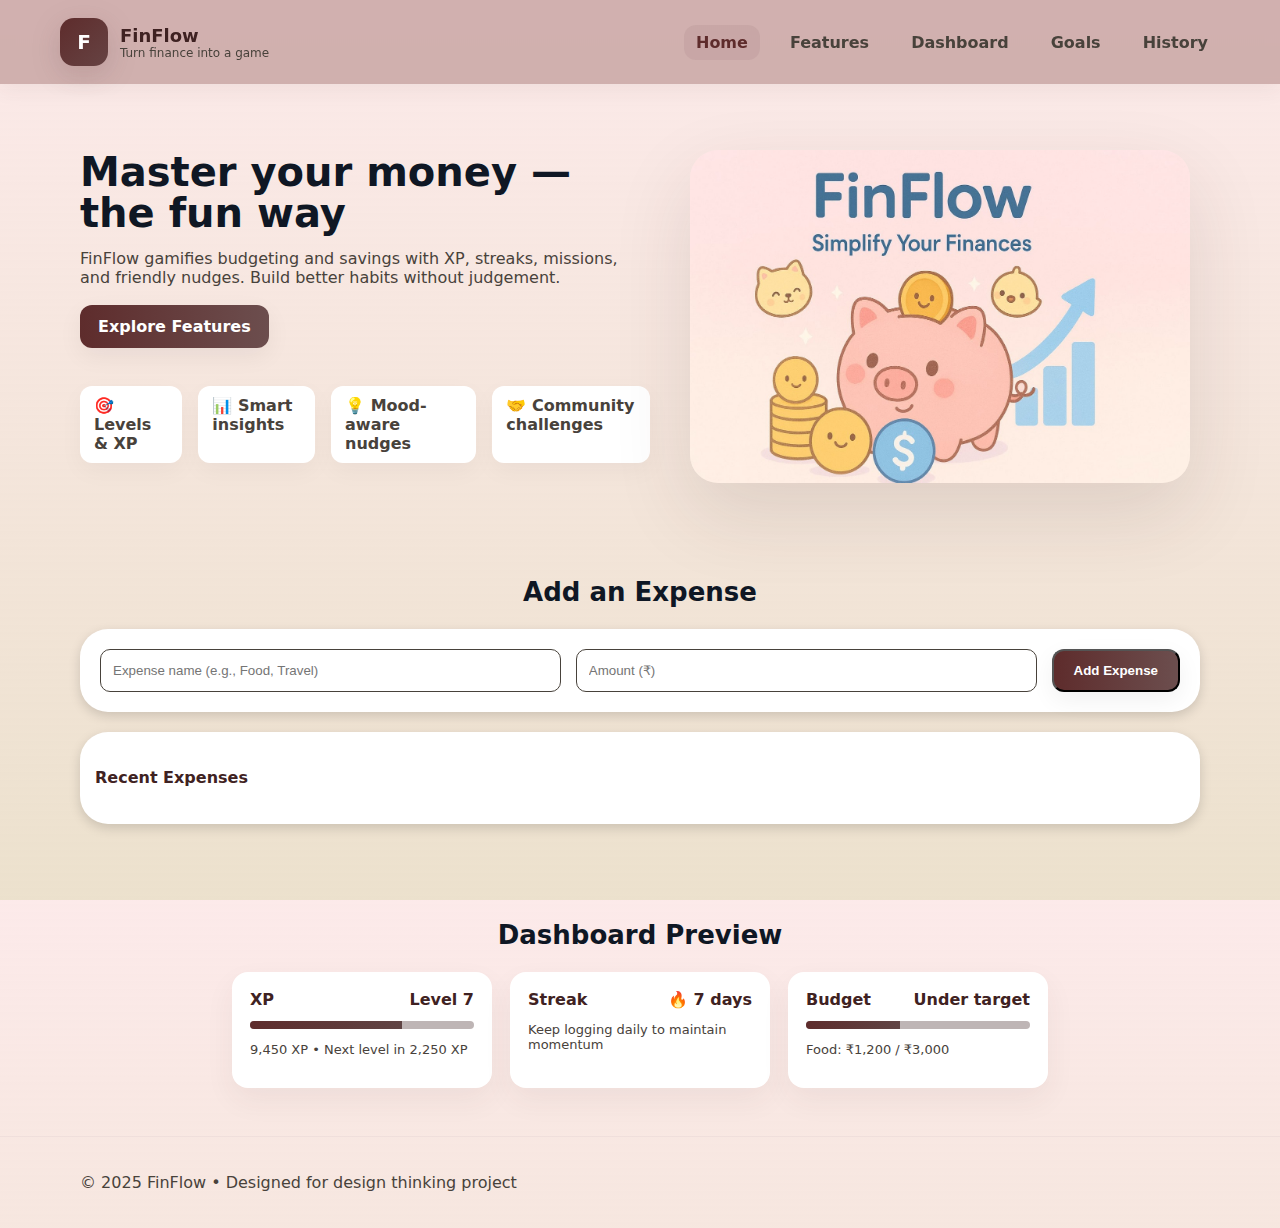
<file: index.html>
<!DOCTYPE html>
<html lang="en">
<head>
  <meta charset="utf-8" />
  <meta name="viewport" content="width=device-width,initial-scale=1" />
  <title>FinFlow — Gamified Finance Tracking</title>
  <link rel="stylesheet" href="style.css" />
</head>
<body>
  <header class="site-header">
    <div class="container header-inner">
      <div class="brand">
        <div class="logo-bubble">F</div>
        <div class="brand-text">
          <h1>FinFlow</h1>
          <p class="tag">Turn finance into a game</p>
        </div>
      </div>

      <nav class="nav">
        <a href="index.html" class="nav-link active">Home</a>
        <a href="features.html" class="nav-link">Features</a>
        <a href="dashboard.html" class="nav-link">Dashboard</a>
         <a href="goals.html" class="nav-link">Goals</a>
        <a href="history.html" class="nav-link">History</a>
    </nav>
    </div>
  </header>

  <main>
    <!-- Hero with floating app mockups -->
    <section class="hero">
      <div class="container hero-grid">
        <div class="hero-left">
          <h2 class="hero-title">Master your money — the fun way</h2>
          <p class="lead">FinFlow gamifies budgeting and savings with XP, streaks, missions, and friendly nudges. Build better habits without judgement.</p>
          <div class="hero-ctas">
            <a class="btn btn-primary" href="features.html">Explore Features</a>
          </div>

          <ul class="quick-features">
            <li>🎯 Levels & XP</li>
            <li>📊 Smart insights</li>
            <li>💡 Mood-aware nudges</li>
            <li>🤝 Community challenges</li>
          </ul>
        </div>

        <div class="hero-right">
          <!-- Floating mockup (use the image you provided) -->
          <div class="mockup-stage">
            <img src="ff.jpg" alt="FinFlow mockup" class="mockup-img" />
          </div>
        </div>
      </div>
    </section>

    <!-- Why FinFlow -->
    <!-- <section class="section">
      <div class="container">
        <h3 class="section-title">Why FinFlow?</h3>
        <div class="cards">
          <article class="card">
            <h4>Gamified Finance</h4>
            <p>Earn XP, unlock badges, complete quests and level up your money habits.</p>
          </article>

          <article class="card">
            <h4>Personalized Nudges</h4>
            <p>AI-backed tips and mood-linked alerts that feel supportive, not shaming.</p>
          </article>

          <article class="card">
            <h4>Simple Visuals</h4>
            <p>Readable progress rings, clear budget meters and friendly celebrations.</p>
          </article>
        </div>
      </div>
    </section> -->
<!-- Spend Input Box -->
 <!-- Add Expense Section -->
<section class="section">
  <div class="container">
    <h3 class="section-title">Add an Expense</h3>

    <div class="expense-box">
      <input type="text" id="expense-name" placeholder="Expense name (e.g., Food, Travel)">
      <input type="number" id="expense-amount" placeholder="Amount (₹)">
      <button id="add-expense-btn" class="btn btn-primary">Add Expense</button>
    </div>

    <div id="expense-list" class="expense-list">
      <h4>Recent Expenses</h4>
      <ul id="expense-items"></ul>
    </div>
  </div>
</section>


    <!-- Quick Dashboard preview -->
    <section class="section section-alt">
      <div class="container">
        <h3 class="section-title">Dashboard Preview</h3>
        <div class="preview-grid">
          <div class="mini-card">
            <div class="mini-head">
              <strong>XP</strong>
              <span>Level 7</span>
            </div>
            <div class="progress small">
              <div class="bar" style="width: 68%"></div>
            </div>
            <p class="muted">9,450 XP • Next level in 2,250 XP</p>
          </div>

          <div class="mini-card">
            <div class="mini-head">
              <strong>Streak</strong>
              <span>🔥 7 days</span>
            </div>
            <p class="muted">Keep logging daily to maintain momentum</p>
          </div>

          <div class="mini-card">
            <div class="mini-head">
              <strong>Budget</strong>
              <span>Under target</span>
            </div>
            <div class="progress small">
              <div class="bar" style="width: 42%"></div>
            </div>
            <p class="muted">Food: ₹1,200 / ₹3,000</p>
          </div>
        </div>
      </div>
    </section>

    
  </main> 

  <footer class="site-footer">
    <div class="container footer-inner">
      <p>© 2025 FinFlow • Designed for design thinking project</p>
    </div>
  </footer>

  <script src="script.js"></script>
</body>
</html>
</file>
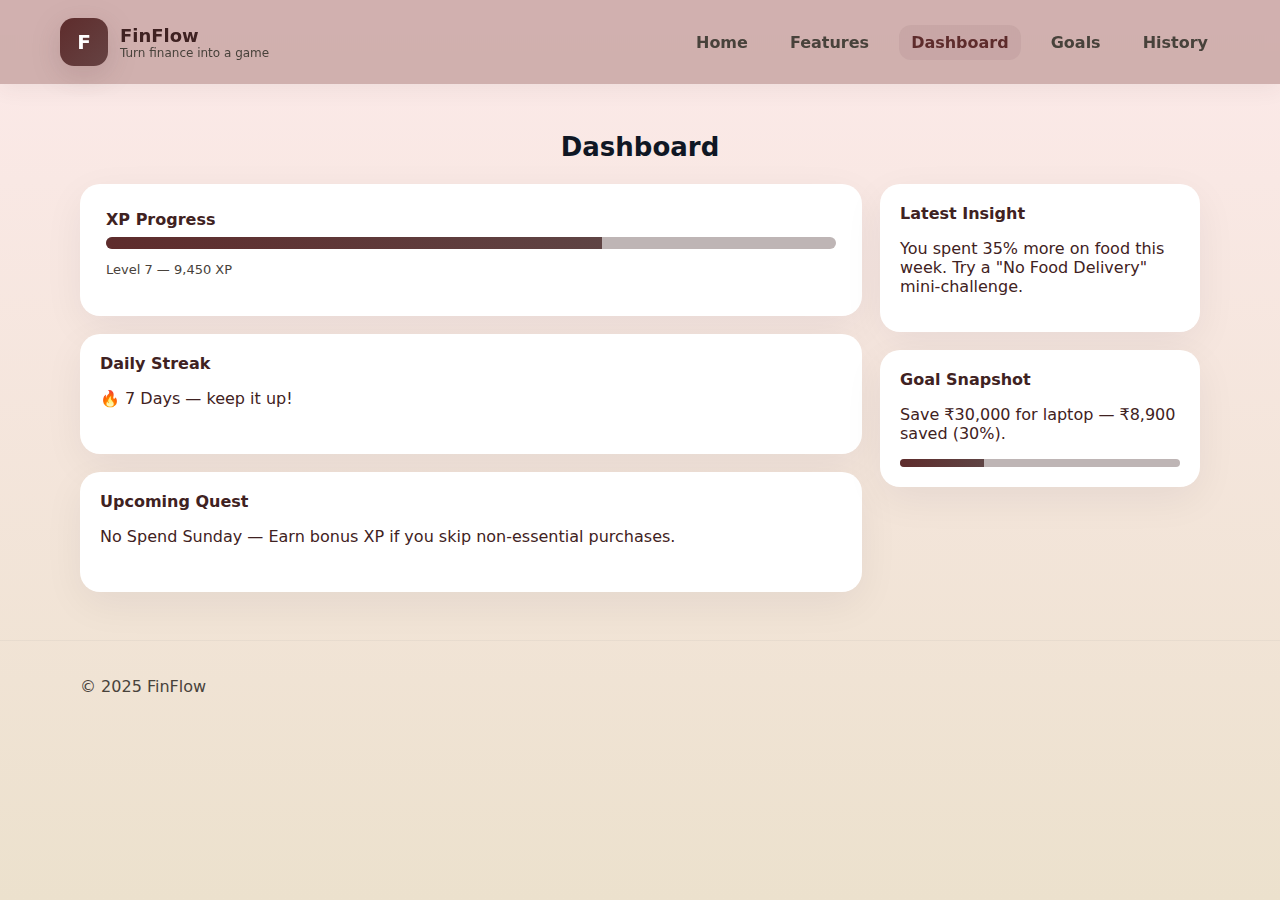
<file: dashboard.html>
<!DOCTYPE html>
<html lang="en">
<head>
  <meta charset="utf-8" />
  <meta name="viewport" content="width=device-width,initial-scale=1" />
  <title>FinFlow — Gamified Finance Tracking</title>
  <link rel="stylesheet" href="style.css" />
</head>
<body>
  <header class="site-header">
    <div class="container header-inner">
      <div class="brand">
        <div class="logo-bubble">F</div>
        <div class="brand-text">
          <h1>FinFlow</h1>
          <p class="tag">Turn finance into a game</p>
        </div>
      </div>

      
      <nav class="nav">
        <a href="index.html" class="nav-link">Home</a>
        <a href="features.html" class="nav-link">Features</a>
        <a href="dashboard.html" class="nav-link active">Dashboard</a>
         <a href="goals.html" class="nav-link">Goals</a>
        <a href="history.html" class="nav-link">History</a>
    </nav>
    </div>
  </header>
  
  <!-- ⭐ END OF ADDED BANNER ⭐ -->

  <main class="section">
    <div class="container">
      <h2 class="section-title">Dashboard</h2>

      <div class="dash-columns">
        <div class="dash-left">
          <div class="card large">
            <h4>XP Progress</h4>
            <div class="progress">
              <div class="bar" style="width:68%"></div>
            </div>
            <p class="muted">Level 7 — 9,450 XP</p>
          </div>

          <div class="card">
            <h4>Daily Streak</h4>
            <p>🔥 7 Days — keep it up!</p>
          </div>

          <div class="card">
            <h4>Upcoming Quest</h4>
            <p>No Spend Sunday — Earn bonus XP if you skip non-essential purchases.</p>
          </div>
        </div>

        <aside class="dash-right">
          <div class="card">
            <h4>Latest Insight</h4>
            <p>You spent 35% more on food this week. Try a "No Food Delivery" mini-challenge.</p>
          </div>

          <div class="card">
            <h4>Goal Snapshot</h4>
            <p>Save ₹30,000 for laptop — ₹8,900 saved (30%).</p>
            <div class="progress small"><div class="bar" style="width:30%"></div></div>
          </div>
        </aside>
      </div>

    </div>
  </main>

  <footer class="site-footer">
    <div class="container"><p>© 2025 FinFlow</p></div>
  </footer>

<script src="script.js"></script>
</body>
</html>
</file>
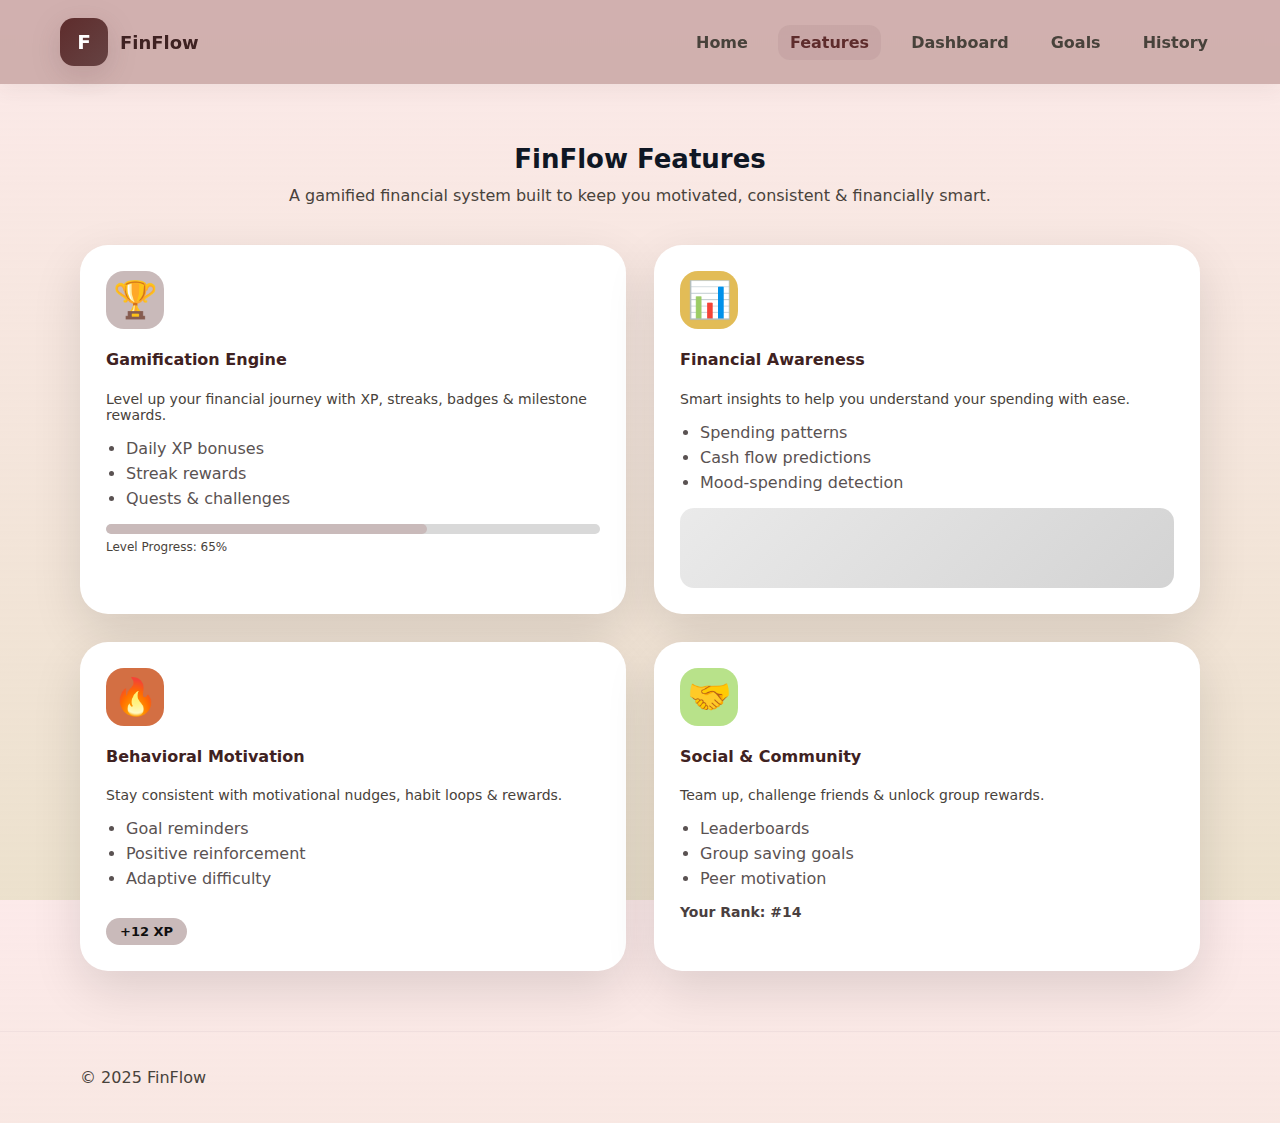
<file: features.html>
<!doctype html>
<html lang="en">
<head>
  <meta charset="utf-8" />
  <meta name="viewport" content="width=device-width,initial-scale=1" />
  <title>FinFlow — Features</title>
  <link rel="stylesheet" href="style.css" />
</head>
<body>
  <header class="site-header small">
    <div class="container header-inner">
      <div class="brand">
        <div class="logo-bubble">F</div>
        <div class="brand-text"><h1>FinFlow</h1></div>
      </div>
   
      <nav class="nav">
        <a href="index.html" class="nav-link">Home</a>
        <a href="features.html" class="nav-link active">Features</a>
        <a href="dashboard.html" class="nav-link">Dashboard</a>
         <a href="goals.html" class="nav-link">Goals</a>
        <a href="history.html" class="nav-link">History</a>
    </nav>
    </div>
  </header>

 <main class="section features-section">
  <div class="container">

    <h2 class="section-title">FinFlow Features</h2>
    <p class="section-subtitle">A gamified financial system built to keep you motivated, consistent & financially smart.</p>

    <!-- GAMIFIED FEATURE CARDS -->
    <div class="gamified-grid">

      <!-- Card 1 -->
      <div class="g-card">
        <div class="g-icon xp">🏆</div>
        <h4>Gamification Engine</h4>
        <p class="g-desc">
          Level up your financial journey with XP, streaks, badges & milestone rewards.
        </p>
        <ul class="g-list">
          <li>Daily XP bonuses</li>
          <li>Streak rewards</li>
          <li>Quests & challenges</li>
        </ul>
        <div class="g-progress">
          <div class="g-bar" style="width: 65%"></div>
        </div>
        <p class="xp-label">Level Progress: 65%</p>
      </div>

      <!-- Card 2 -->
      <div class="g-card">
        <div class="g-icon insights">📊</div>
        <h4>Financial Awareness</h4>
        <p class="g-desc">
          Smart insights to help you understand your spending with ease.
        </p>
        <ul class="g-list">
          <li>Spending patterns</li>
          <li>Cash flow predictions</li>
          <li>Mood-spending detection</li>
        </ul>
        <div class="g-chart"></div>
      </div>

      <!-- Card 3 -->
      <div class="g-card">
        <div class="g-icon habit">🔥</div>
        <h4>Behavioral Motivation</h4>
        <p class="g-desc">
          Stay consistent with motivational nudges, habit loops & rewards.
        </p>
        <ul class="g-list">
          <li>Goal reminders</li>
          <li>Positive reinforcement</li>
          <li>Adaptive difficulty</li>
        </ul>
        <div class="badge-bubble">+12 XP</div>
      </div>

      <!-- Card 4 -->
      <div class="g-card">
        <div class="g-icon social">🤝</div>
        <h4>Social & Community</h4>
        <p class="g-desc">
          Team up, challenge friends & unlock group rewards.
        </p>
        <ul class="g-list">
          <li>Leaderboards</li>
          <li>Group saving goals</li>
          <li>Peer motivation</li>
        </ul>
        <div class="g-rank">Your Rank: #14</div>
      </div>

    </div>
  </div>
</main>


  <footer class="site-footer">
    <div class="container">
      <p>© 2025 FinFlow</p>
    </div>
  </footer>
<script src="script.js"></script>
</body>
</html>
</file>
<file: style.css>
/* --------- Variables & base --------- */
:root{
  --bg-1: #5a4040;
  --grad-a: #fad8d88b;
  --grad-b: #ece1cd;
  --primary: #5e2c2c;
  --accent: #c9baba;
  --muted: #48423b;
  --card: #ffffff;
  --glass: rgba(249, 220, 220, 0.823);
  --radius-big: 28px;
}

*{box-sizing:border-box}
html,body{height:100%}
body{
  margin:0;
  font-family: "Poppins", system-ui, -apple-system, "Segoe UI", Roboto, "Helvetica Neue", Arial;
  -webkit-font-smoothing:antialiased;
  background: linear-gradient(180deg,var(--grad-a),var(--grad-b));
  color:#3f2222;
  -webkit-tap-highlight-color: transparent;
}

/* container */
.container{max-width:1160px;margin:0 auto;padding:0 20px}

/* header */
.site-header{
  position:sticky;top:0;z-index:60;
  backdrop-filter: blur(6px);
  /* background: linear-gradient(180deg, rgba(255,255,255,0.7), rgba(255,255,255,0.55)); */
  background-color: rgba(177, 133, 131, 0.575);
  box-shadow:0 6px 20px rgba(75, 58, 58, 0.06);
}
.header-inner{display:flex;align-items:center;justify-content:space-between;padding:18px 0}
.brand{display:flex;align-items:center;gap:12px}
.logo-bubble{
  width:48px;height:48px;border-radius:14px;background:linear-gradient(135deg,var(--primary),#664343);
  color:white;display:flex;align-items:center;justify-content:center;font-weight:700;font-size:20px;box-shadow:0 8px 30px rgba(77, 53, 53, 0.18)
}
.brand-text h1{font-size:18px;margin:0}
.tag{font-size:12px;margin:0;color:var(--muted)}

/* nav */
.nav{ display:flex;gap:18px;align-items:center}
.nav-link{color:var(--muted);text-decoration:none;font-weight:600;padding:8px 12px;border-radius:12px;transition:all .18s}
.nav-link:hover{color:var(--primary);background:rgba(106, 82, 82, 0.06)}
.nav-link.active{color:var(--primary);background:rgba(87, 59, 59, 0.08)}

/* HERO */
.hero{padding:56px 0 36px}
.hero-grid{display:grid;grid-template-columns:1fr 520px;gap:30px;align-items:center}
.hero-title{font-size:40px;margin:0 0 12px;line-height:1.02;color:#0f1724}
.lead{color:var(--muted);max-width:540px}
.hero-ctas{margin-top:18px;display:flex;gap:12px;align-items:center}
.btn{display:inline-block;padding:12px 18px;border-radius:12px;text-decoration:none;font-weight:700;cursor:pointer;box-shadow:0 8px 24px rgba(15,23,42,0.06)}
.btn-primary{background:linear-gradient(90deg,var(--primary),#6c4e4e);color:white}
.btn-ghost{background:transparent;border:1px solid rgba(17,24,39,0.06);color:#0f1724}

/* quick features */
.quick-features{display:flex;gap:16px;padding:18px 0;list-style:none;margin:20px 0 0 0}
.quick-features li{background:var(--card);padding:10px 14px;border-radius:12px;box-shadow:0 8px 24px rgba(17,24,39,0.04);font-weight:600;display:inline-block;color:var(--muted)}

/* mockup */
.mockup-stage{display:flex;justify-content:center;align-items:center;padding:10px}
.mockup-img{max-width:100%;border-radius:28px;box-shadow:0 30px 80px rgba(62, 44, 44, 0.12);transform:translateY(0);transition:transform .4s ease}
.mockup-img:hover{transform:translateY(-6px)}

/* sections */
.section{padding:48px 0}
.section-title{font-size:26px;margin:0 0 22px;color:#0f1724;text-align:center}

/* cards grid */
.cards{display:grid;grid-template-columns:repeat(3,1fr);gap:20px;margin-top:18px}
.card{background:var(--card);padding:20px;border-radius:20px;box-shadow:0 12px 40px rgba(9,16,46,0.06);min-height:120px}
.card h4{margin:0 0 8px}

/* preview grid */
.preview-grid{display:flex;gap:18px;justify-content:center;flex-wrap:wrap;margin-top:16px}
.mini-card{background:var(--card);padding:18px;border-radius:16px;width:260px;box-shadow:0 12px 30px rgba(75, 50, 50, 0.06)}
.mini-head{display:flex;justify-content:space-between;align-items:center;margin-bottom:12px;font-weight:700}
.progress{height:12px;background:#beb5b5;border-radius:12px;overflow:hidden}
.progress.small{height:8px}
.bar{height:100%;background:linear-gradient(90deg,var(--primary),#5f4444)}

/* dash layout */
.dash-columns{display:flex;gap:18px;align-items:flex-start}
.dash-left{flex:1;display:flex;flex-direction:column;gap:18px}
.dash-right{width:320px;display:flex;flex-direction:column;gap:18px}

/* general utilities */
.muted{color:var(--muted);font-size:13px}
.large{padding:26px}

/* footer */
.site-footer{padding:20px 0;background:transparent;color:var(--muted);border-top:1px solid rgba(17,24,39,0.04)}
.footer-inner{display:flex;justify-content:space-between;align-items:center;gap:20px}

/* responsive */
@media (max-width:980px){
  .hero-grid{grid-template-columns:1fr; padding-bottom:0}
  .nav{display:none}
  .cards{grid-template-columns:1fr}
  .preview-grid{flex-direction:column;align-items:center}
  .dash-columns{flex-direction:column}
  .mockup-img{max-width:420px}
}
@media (max-width:460px){
  .logo-bubble{width:40px;height:40px}
  .hero-title{font-size:28px}
}






/* HISTORY PAGE */
.history-grid{
  display: grid;
  grid-template-columns: repeat(2, 1fr);
  gap: 24px;
  margin-top: 30px;
}

.history-card{
  background: var(--card);
  padding: 20px;
  border-radius: 20px;
  box-shadow: 0 12px 40px rgba(0,0,0,0.08);
}

.history-card h3{
  margin-top: 0;
}

/* Make charts responsive */
canvas{
  width: 100% !important;
  height: 320px !important;
}

/* Mobile */
@media(max-width: 768px){
  .history-grid{
    grid-template-columns: 1fr;
  }
}


/* ===============================
   GAMIFIED FEATURES PAGE
=================================*/

.features-section {
  padding: 60px 0;
}

.section-subtitle {
  text-align: center;
  font-size: 16px;
  margin-top: -10px;
  color: var(--muted);
  margin-bottom: 40px;
}

.gamified-grid {
  display: grid;
  grid-template-columns: repeat(2, 1fr);
  gap: 28px;
}

.g-card {
  background: var(--card);
  padding: 26px;
  border-radius: var(--radius-big);
  box-shadow: 0 18px 50px rgba(0,0,0,0.12);
  position: relative;
  overflow: hidden;
  transition: 0.25s ease;
}

.g-card:hover {
  transform: translateY(-6px);
  box-shadow: 0 25px 70px rgba(0,0,0,0.18);
}

/* animated icon badge */
.g-icon {
  font-size: 36px;
  margin-bottom: 10px;
  width: 58px;
  height: 58px;
  border-radius: 18px;
  display: flex;
  align-items: center;
  justify-content: center;
  color: #0f0f0f;
  font-weight: bold;
  animation: float 3s infinite ease-in-out;
}

/* category color themes */
.xp { background: var(--accent); }
.insights { background: #e2bc57; }
.habit { background: #d36f43; }
.social { background: #b8e28a; }

/* description */
.g-desc {
  font-size: 14px;
  color: var(--muted);
  margin-bottom: 12px;
}

/* lists */
.g-list {
  padding-left: 20px;
  color: #5a5252;
}
.g-list li {
  margin-bottom: 6px;
}

/* XP progress bar */
.g-progress {
  background: #d9d9d9;
  height: 10px;
  border-radius: 12px;
  overflow: hidden;
  margin-top: 14px;
}
.g-bar {
  height: 100%;
  background: var(--accent);
  border-radius: 12px;
  transition: width 0.6s ease;
}
.xp-label {
  font-size: 12px;
  color: var(--muted);
  margin-top: 6px;
}

/* Mini chart box (fake placeholder) */
.g-chart {
  margin-top: 12px;
  height: 80px;
  background: linear-gradient(135deg, #dcdcdc, #b6b6b6);
  border-radius: 14px;
  opacity: 0.6;
}

/* reward bubble */
.badge-bubble {
  background: var(--accent);
  color: #0f0f0f;
  padding: 6px 14px;
  border-radius: 14px;
  font-weight: 700;
  font-size: 13px;
  display: inline-block;
  margin-top: 14px;
}

/* rank badge */
.g-rank {
  margin-top: 14px;
  font-size: 14px;
  color: #4a3f3f;
  font-weight: 600;
}

/* subtle floating effect */
@keyframes float {
  0% { transform: translateY(0px); }
  50% { transform: translateY(-6px); }
  100% { transform: translateY(0px); }
}

/* Responsive */
@media (max-width: 900px) {
  .gamified-grid { grid-template-columns: 1fr; }
}




.dash-banner {
    width: 100%;
    display: flex;
    justify-content: center;
    padding: 20px 0;
}

.dash-banner img {
    /* width: 50%; */
    width: 300px;
    height: 400px;
    border-radius: 20px;
    box-shadow: 0 10px 40px rgba(0,0,0,0.1);
}
.input-card {
  background: var(--card);
  padding: 20px;
  border-radius: 20px;
  box-shadow: 0 12px 40px rgba(17, 24, 39, 0.08);
  display: flex;
  gap: 14px;
  align-items: center;
  justify-content: center;
  flex-wrap: wrap;
  margin-bottom: 30px;
}

.input-field {
  padding: 12px 14px;
  border-radius: 12px;
  border: 1px solid rgba(0,0,0,0.1);
  font-size: 15px;
  min-width: 180px;
  background: rgba(255, 255, 255, 0.8);
}

.input-submit {
  padding: 12px 18px;
  border: none;
  border-radius: 12px;
  cursor: pointer;
  font-weight: 600;
}
.expense-box {
  background: var(--card);
  padding: 20px;
  border-radius: var(--radius-big);
  display: flex;
  gap: 15px;
  flex-wrap: wrap;
  box-shadow: 0 4px 12px rgba(0,0,0,0.15);
  margin-bottom: 20px;
}

.expense-box input {
  flex: 1;
  padding: 12px;
  border-radius: 10px;
  border: 1px solid var(--muted);
  background: var(--bg-2);
  color: rgb(19, 18, 18);
}

.expense-box button {
  padding: 12px 20px;
  border-radius: 12px;
  cursor: pointer;
}

.expense-list {
  background: var(--card);
  padding: 15px;
  border-radius: var(--radius-big);
  box-shadow: 0 4px 12px rgba(0,0,0,0.15);
}

.expense-list ul {
  margin-top: 10px;
}

.expense-list li {
  padding: 8px 0;
  border-bottom: 1px solid rgba(255,255,255,0.1);
}
</file>
